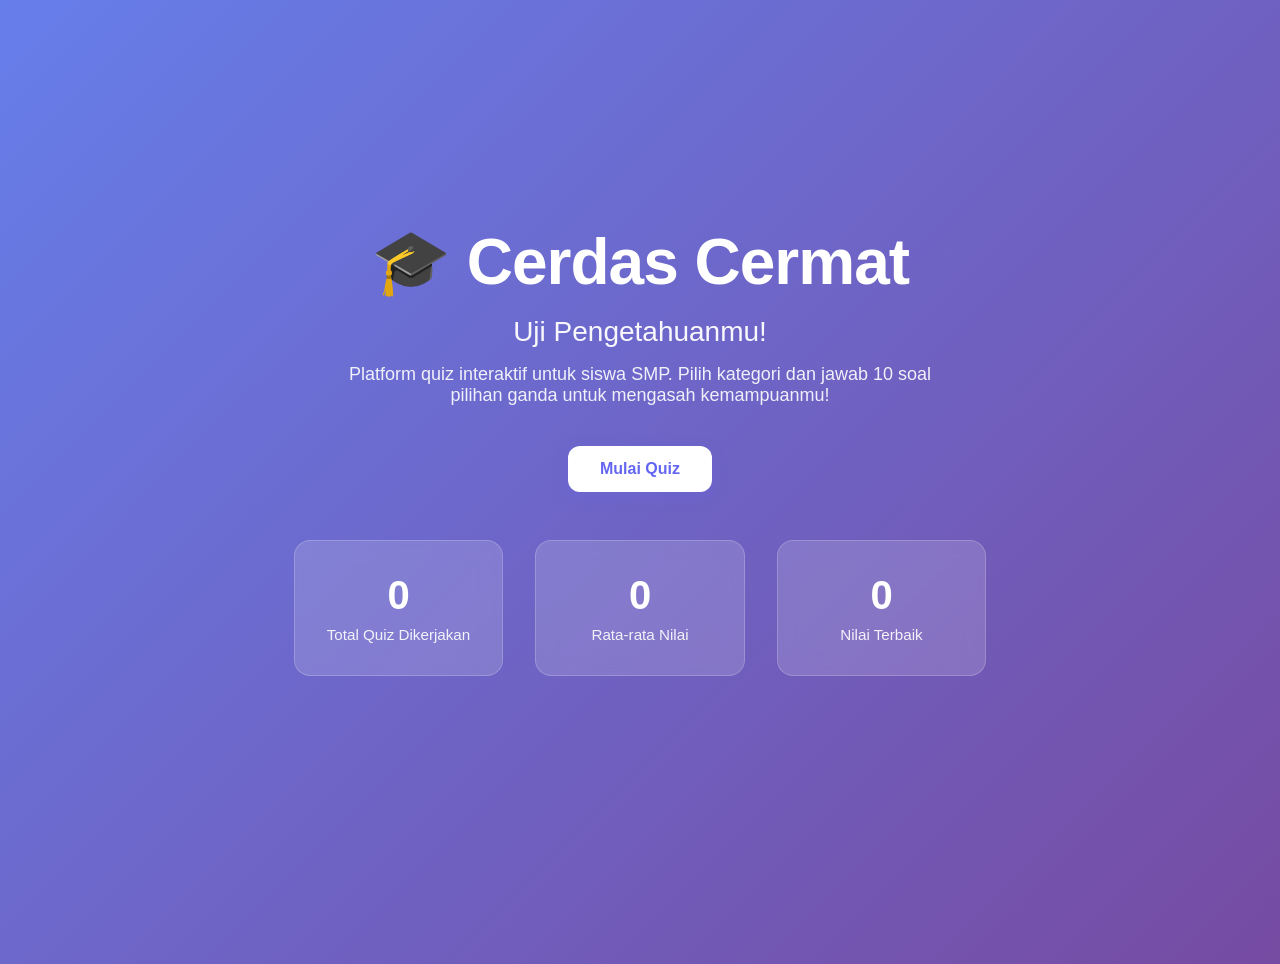
<file: index.html>
<!doctype html>
<html lang="id">
  <head>
    <meta charset="UTF-8" />
    <meta name="viewport" content="width=device-width, initial-scale=1.0" />
    <title>Cerdas Cermat - Beranda</title>
    <link rel="stylesheet" href="css/style.css" />
    <link rel="stylesheet" href="css/components.css" />
    <link rel="stylesheet" href="css/pages.css" />
  </head>
  <body>
    <div class="container">
      <div class="hero-section">
        <div class="hero-content">
          <h1 class="main-title">🎓 Cerdas Cermat</h1>
          <p class="subtitle">Uji Pengetahuanmu!</p>
          <p class="description">
            Platform quiz interaktif untuk siswa SMP. Pilih kategori dan jawab
            10 soal pilihan ganda untuk mengasah kemampuanmu!
          </p>

          <button class="btn-primary" onclick="goToCategories()">
            Mulai Quiz
          </button>

          <!-- Statistics -->
          <div class="stats-container">
            <div class="stat-item">
              <h3 id="totalQuizzes">0</h3>
              <p>Total Quiz Dikerjakan</p>
            </div>
            <div class="stat-item">
              <h3 id="averageScore">0</h3>
              <p>Rata-rata Nilai</p>
            </div>
            <div class="stat-item">
              <h3 id="bestScore">0</h3>
              <p>Nilai Terbaik</p>
            </div>
          </div>
        </div>
      </div>
    </div>

    <script src="js/data.js"></script>
    <script src="js/script.js"></script>
    <script>
      // Fungsi untuk pindah ke halaman kategori
      function goToCategories() {
        window.location.href = "categories.html";
      }

      // Update statistik saat halaman dimuat
      window.addEventListener("DOMContentLoaded", function () {
        updateStats();
      });
    </script>
  </body>
</html>
</file>
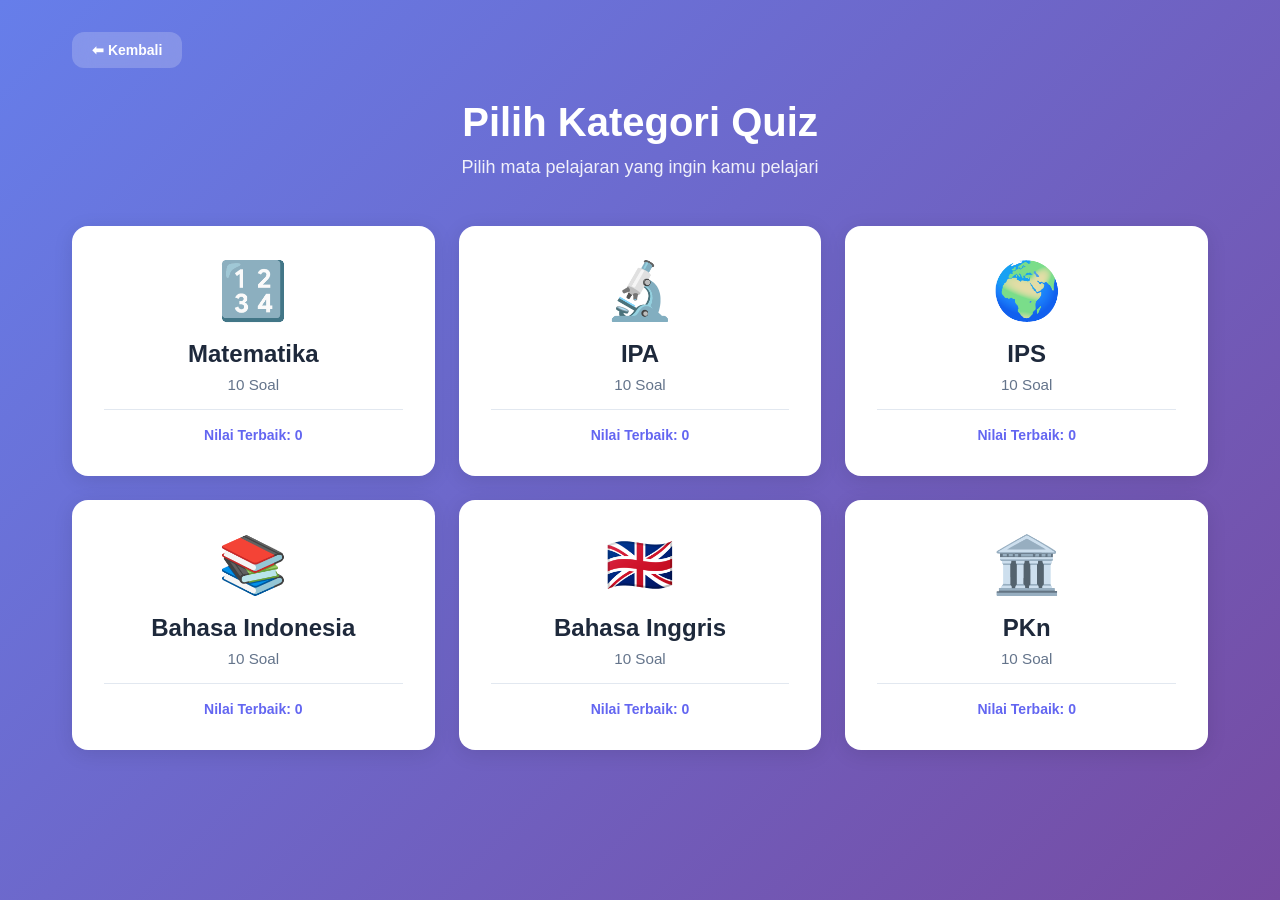
<file: categories.html>
<!doctype html>
<html lang="id">
  <head>
    <meta charset="UTF-8" />
    <meta name="viewport" content="width=device-width, initial-scale=1.0" />
    <title>Cerdas Cermat - Pilih Kategori</title>
    <link rel="stylesheet" href="css/style.css" />
    <link rel="stylesheet" href="css/components.css" />
    <link rel="stylesheet" href="css/pages.css" />
  </head>
  <body>
    <div class="container">
      <button class="btn-back" onclick="goToHome()">⬅ Kembali</button>

      <div class="categories-header">
        <h2>Pilih Kategori Quiz</h2>
        <p>Pilih mata pelajaran yang ingin kamu pelajari</p>
      </div>

      <div class="categories-grid" id="categoriesGrid">
        <!-- Kategori akan dimuat dari JavaScript -->
      </div>
    </div>

    <script src="js/data.js"></script>
    <script src="js/script.js"></script>
    <script>
      function goToHome() {
        window.location.href = "index.html";
      }

      function startQuizFromCategory(category) {
        localStorage.setItem("selectedCategory", category);
        window.location.href = "quiz.html";
      }

      window.addEventListener("DOMContentLoaded", function () {
        loadCategories();
      });

      function loadCategories() {
        const categoriesGrid = document.getElementById("categoriesGrid");

        const categories = [
          {
            id: "matematika",
            name: "Matematika",
            icon: "🔢",
            description: "10 Soal",
          },
          { id: "ipa", name: "IPA", icon: "🔬", description: "10 Soal" },
          { id: "ips", name: "IPS", icon: "🌍", description: "10 Soal" },
          {
            id: "bahasa_indonesia",
            name: "Bahasa Indonesia",
            icon: "📚",
            description: "10 Soal",
          },
          {
            id: "bahasa_inggris",
            name: "Bahasa Inggris",
            icon: "🇬🇧",
            description: "10 Soal",
          },
          { id: "pkn", name: "PKn", icon: "🏛️", description: "10 Soal" },
        ];

        categories.forEach((cat) => {
          const bestScore = getBestScore(cat.id);

          const card = document.createElement("div");
          card.className = "category-card";
          card.onclick = () => startQuizFromCategory(cat.id);

          card.innerHTML = `
                    <div class="category-icon">${cat.icon}</div>
                    <h3>${cat.name}</h3>
                    <p>${cat.description}</p>
                    <div class="category-info">
                        <span class="best-score">Nilai Terbaik: ${bestScore}</span>
                    </div>
                `;

          categoriesGrid.appendChild(card);
        });
      }
    </script>
  </body>
</html>
</file>
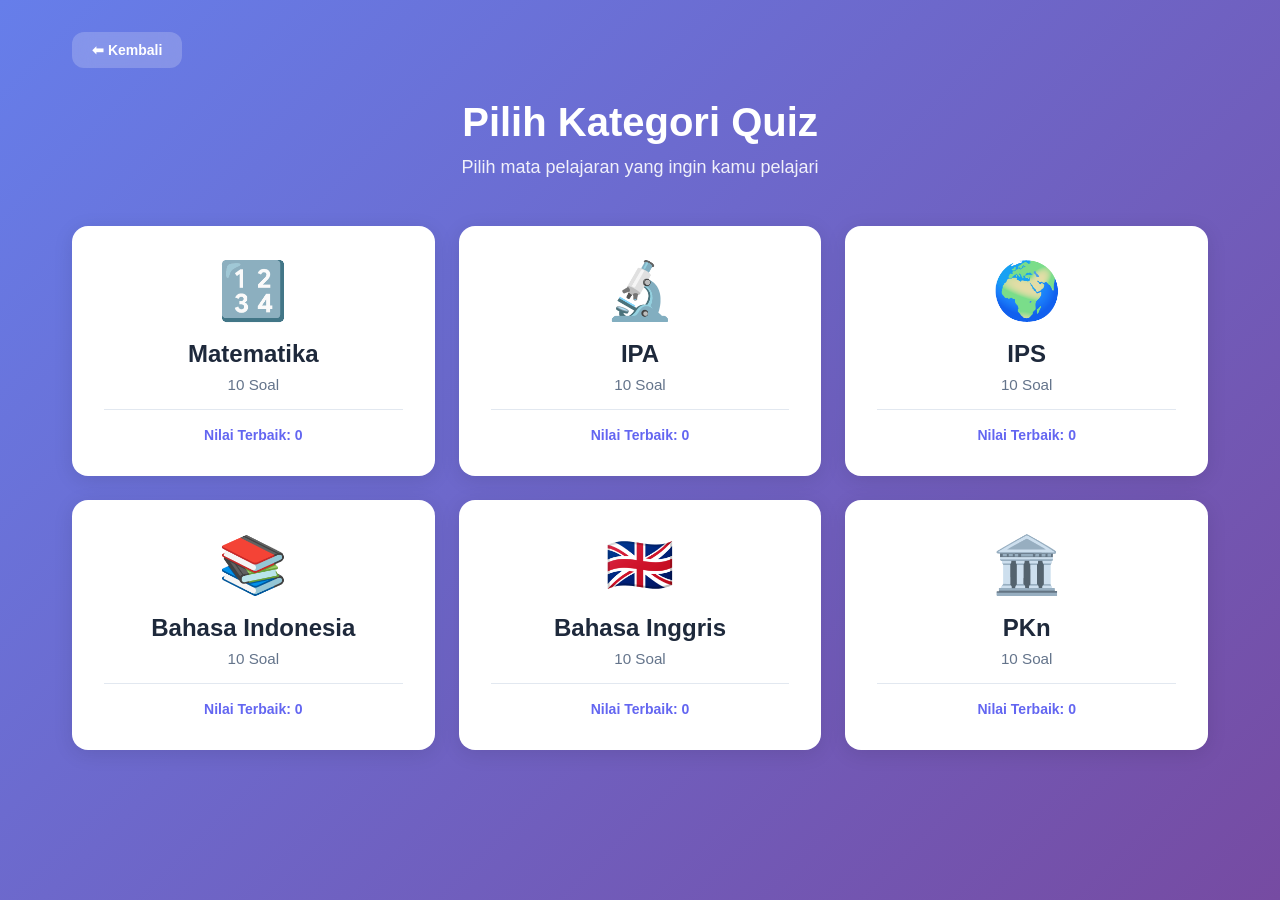
<file: quiz.html>
<!doctype html>
<html lang="id">
  <head>
    <meta charset="UTF-8" />
    <meta name="viewport" content="width=device-width, initial-scale=1.0" />
    <title>Cerdas Cermat - Quiz</title>
    <link rel="stylesheet" href="css/style.css" />
    <link rel="stylesheet" href="css/components.css" />
    <link rel="stylesheet" href="css/pages.css" />
  </head>
  <body>
    <div class="container">
      <div class="quiz-header">
        <button class="btn-back" onclick="exitQuiz()">⬅ Keluar</button>
        <div class="quiz-info">
          <h3 id="categoryName">Kategori</h3>
          <span class="progress-info">
            <span id="currentQuestion">1</span>/<span id="totalQuestions"
              >10</span
            >
          </span>
        </div>
      </div>

      <div class="progress-bar">
        <div class="progress-fill" id="progressBar"></div>
      </div>

      <div class="question-container">
        <h2 class="question-text" id="questionText">
          Soal akan muncul di sini
        </h2>

        <div class="options-container" id="optionsContainer">
          <!-- Opsi jawaban akan dimuat dari JavaScript -->
        </div>

        <button class="btn-next" id="nextBtn" onclick="nextQuestion()" disabled>
          Lanjut
        </button>
      </div>
    </div>

    <script src="js/data.js"></script>
    <script src="js/script.js"></script>
    <script>
      let currentCategory = "";
      let currentQuestionIndex = 0;
      let score = 0;
      let selectedAnswer = null;
      let questions = [];

      // Fungsi untuk keluar dari quiz
      function exitQuiz() {
        if (confirm("Yakin ingin keluar? Progres akan hilang.")) {
          window.location.href = "categories.html";
        }
      }

      // Inisialisasi quiz saat halaman dimuat
      window.addEventListener("DOMContentLoaded", function () {
        currentCategory = localStorage.getItem("selectedCategory");

        if (!currentCategory || !quizData[currentCategory]) {
          alert("Kategori tidak valid!");
          window.location.href = "categories.html";
          return;
        }

        // Ambil soal dari kategori yang dipilih
        questions = quizData[currentCategory];

        // Update nama kategori
        const categoryNames = {
          matematika: "Matematika",
          ipa: "IPA",
          ips: "IPS",
          bahasa_indonesia: "Bahasa Indonesia",
          bahasa_inggris: "Bahasa Inggris",
          pkn: "PKn",
        };
        document.getElementById("categoryName").textContent =
          categoryNames[currentCategory];
        document.getElementById("totalQuestions").textContent =
          questions.length;

        // Tampilkan soal pertama
        showQuestion();
      });

      // Fungsi untuk menampilkan soal
      function showQuestion() {
        const question = questions[currentQuestionIndex];

        // Update nomor soal dan progress bar
        document.getElementById("currentQuestion").textContent =
          currentQuestionIndex + 1;
        const progress = ((currentQuestionIndex + 1) / questions.length) * 100;
        document.getElementById("progressBar").style.width = progress + "%";

        // Tampilkan soal
        document.getElementById("questionText").textContent = question.question;

        // Tampilkan opsi jawaban
        const optionsContainer = document.getElementById("optionsContainer");
        optionsContainer.innerHTML = "";

        question.options.forEach((option, index) => {
          const btn = document.createElement("button");
          btn.className = "option-btn";
          btn.textContent = option;
          btn.onclick = () => selectAnswer(index);
          optionsContainer.appendChild(btn);
        });

        // Reset state
        selectedAnswer = null;
        document.getElementById("nextBtn").disabled = true;
      }

      // Fungsi untuk memilih jawaban
      function selectAnswer(index) {
        const question = questions[currentQuestionIndex];
        const optionBtns = document.querySelectorAll(".option-btn");

        // Tandai semua tombol sebagai disabled
        optionBtns.forEach((btn) => (btn.disabled = true));

        // Simpan jawaban yang dipilih
        selectedAnswer = index;

        // Tandai jawaban yang dipilih
        optionBtns[index].classList.add("selected");

        // Cek apakah jawaban benar
        if (index === question.correct) {
          optionBtns[index].classList.add("correct");
          score += 10; // Tambah 10 poin untuk jawaban benar
        } else {
          optionBtns[index].classList.add("wrong");
          optionBtns[question.correct].classList.add("correct");
        }

        // Aktifkan tombol next
        document.getElementById("nextBtn").disabled = false;
      }

      // Fungsi untuk ke soal berikutnya
      function nextQuestion() {
        currentQuestionIndex++;

        if (currentQuestionIndex < questions.length) {
          // Masih ada soal
          showQuestion();
        } else {
          // Quiz selesai
          finishQuiz();
        }
      }

      // Fungsi untuk menyelesaikan quiz
      function finishQuiz() {
        // Simpan hasil ke localStorage
        const result = {
          category: currentCategory,
          score: score,
          totalQuestions: questions.length,
          date: new Date().toISOString(),
        };

        // Ambil hasil sebelumnya
        let results = JSON.parse(localStorage.getItem("quizResults") || "[]");
        results.push(result);
        localStorage.setItem("quizResults", JSON.stringify(results));

        // Simpan score untuk ditampilkan di halaman result
        localStorage.setItem("lastQuizResult", JSON.stringify(result));

        // Pindah ke halaman result
        window.location.href = "result.html";
      }
    </script>
  </body>
</html>
</file>
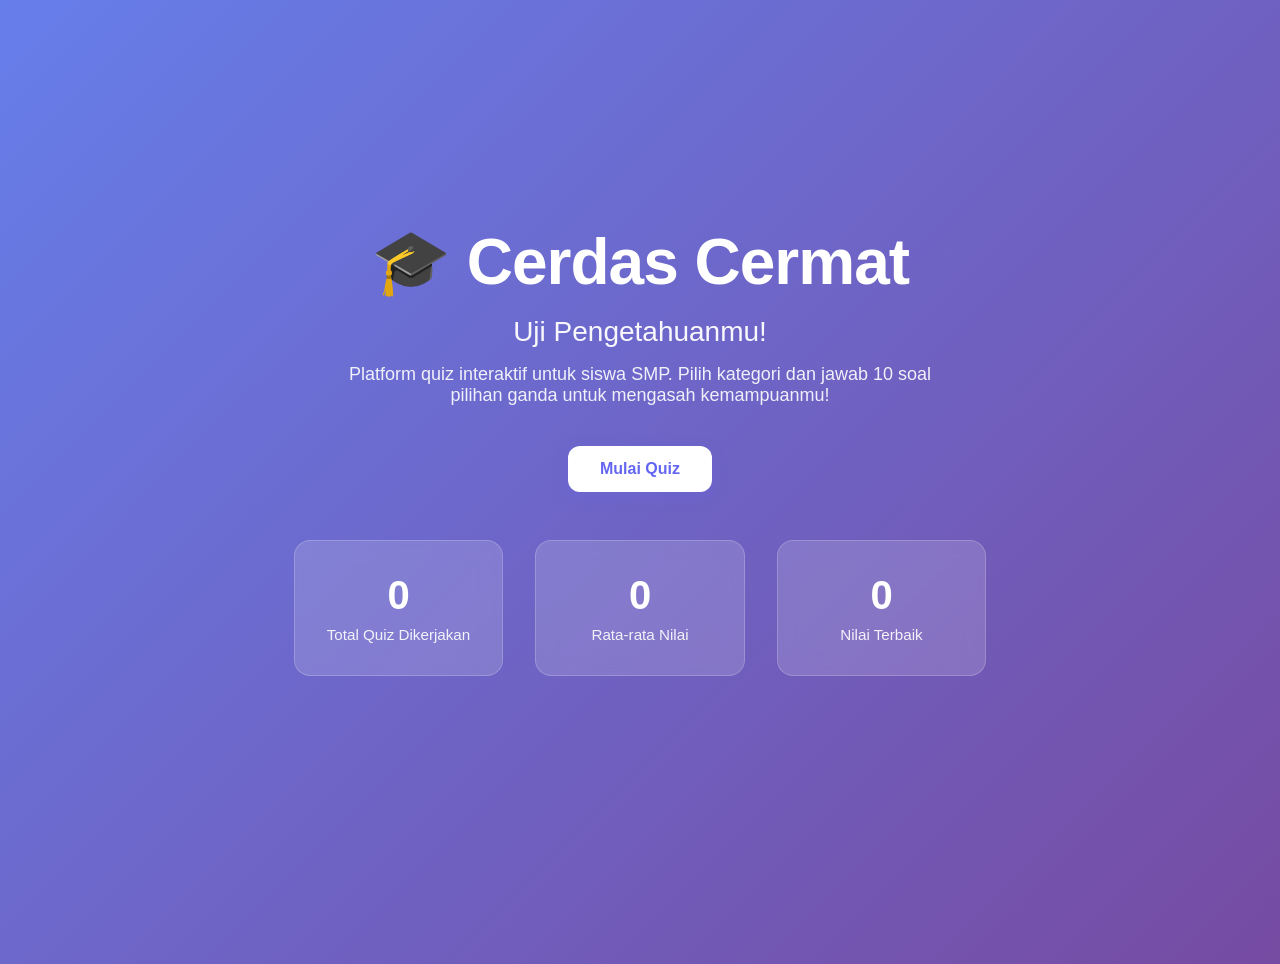
<file: result.html>
<!doctype html>
<html lang="id">
  <head>
    <meta charset="UTF-8" />
    <meta name="viewport" content="width=device-width, initial-scale=1.0" />
    <title>Cerdas Cermat - Hasil Quiz</title>
    <link rel="stylesheet" href="css/style.css" />
    <link rel="stylesheet" href="css/components.css" />
    <link rel="stylesheet" href="css/pages.css" />
  </head>
  <body>
    <div class="container">
      <div class="result-container">
        <div class="result-icon" id="resultIcon">🎉</div>
        <h2 id="resultTitle">Selamat!</h2>

        <div class="score-display">
          <div class="score-circle">
            <span id="scoreValue">0</span>
            <span class="score-label">/100</span>
          </div>
        </div>

        <div class="result-details">
          <div class="detail-item">
            <span class="detail-label">Total Soal</span>
            <span class="detail-value" id="totalQuestions">0</span>
          </div>
          <div class="detail-item">
            <span class="detail-label">Benar</span>
            <span class="detail-value correct" id="correctAnswers">0</span>
          </div>
          <div class="detail-item">
            <span class="detail-label">Salah</span>
            <span class="detail-value wrong" id="wrongAnswers">0</span>
          </div>
        </div>

        <div class="result-message" id="resultMessage">
          Terus belajar dan tingkatkan nilaimu!
        </div>

        <div class="result-actions">
          <button class="btn-secondary" onclick="retryQuiz()">
            🔄 Coba Lagi
          </button>
          <button class="btn-primary" onclick="backToCategories()">
            📚 Pilih Kategori Lain
          </button>
        </div>
      </div>
    </div>

    <script src="js/data.js"></script>
    <script src="js/script.js"></script>
    <script>
      // Fungsi untuk kembali ke kategori
      function backToCategories() {
        window.location.href = "categories.html";
      }

      // Fungsi untuk mencoba quiz lagi
      function retryQuiz() {
        window.location.href = "quiz.html";
      }

      // Tampilkan hasil saat halaman dimuat
      window.addEventListener("DOMContentLoaded", function () {
        const resultData = JSON.parse(localStorage.getItem("lastQuizResult"));

        if (!resultData) {
          alert("Tidak ada hasil quiz!");
          window.location.href = "index.html";
          return;
        }

        const score = resultData.score;
        const totalQuestions = resultData.totalQuestions;
        const correctAnswers = score / 10; // Karena setiap jawaban benar = 10 poin
        const wrongAnswers = totalQuestions - correctAnswers;

        // Update nilai
        document.getElementById("scoreValue").textContent = score;
        document.getElementById("totalQuestions").textContent = totalQuestions;
        document.getElementById("correctAnswers").textContent = correctAnswers;
        document.getElementById("wrongAnswers").textContent = wrongAnswers;

        // Update pesan berdasarkan score
        let message = "";
        let icon = "";
        let title = "";

        if (score >= 90) {
          icon = "🏆";
          title = "Luar Biasa!";
          message =
            "Nilai sempurna! Kamu sangat menguasai materi ini. Pertahankan prestasimu!";
        } else if (score >= 70) {
          icon = "🎉";
          title = "Bagus Sekali!";
          message =
            "Hasil yang bagus! Kamu sudah memahami sebagian besar materi. Terus tingkatkan!";
        } else if (score >= 50) {
          icon = "👍";
          title = "Cukup Baik!";
          message =
            "Tidak buruk! Masih ada ruang untuk berkembang. Yuk belajar lebih giat lagi!";
        } else {
          icon = "💪";
          title = "Jangan Menyerah!";
          message =
            "Jangan berkecil hati! Terus berlatih dan belajar, pasti akan lebih baik!";
        }

        document.getElementById("resultIcon").textContent = icon;
        document.getElementById("resultTitle").textContent = title;
        document.getElementById("resultMessage").textContent = message;
      });
    </script>
  </body>
</html>
</file>
<file: css/style.css>
* {
  margin: 0;
  padding: 0;
  box-sizing: border-box;
}

/* CSS Variables - Warna dan ukuran yang digunakan di seluruh website */
:root {
  --primary-color: #6366f1; /* Biru ungu utama */
  --primary-dark: #4f46e5; /* Biru ungu gelap */
  --secondary-color: #8b5cf6; /* Ungu */
  --accent-color: #a78bfa; /* Ungu muda */

  /* Warna Teks */
  --text-dark: #1e293b; /* Teks gelap */
  --text-light: #64748b; /* Teks abu-abu */

  /* Warna Background */
  --bg-light: #f8fafc; /* Background terang */
  --bg-white: #ffffff; /* Putih */

  /* Warna Status */
  --success: #10b981; /* Hijau untuk jawaban benar */
  --error: #ef4444; /* Merah untuk jawaban salah */

  /* Border */
  --border-color: #e2e8f0; /* Warna border/garis */
}

/* Body - Pengaturan dasar untuk seluruh halaman */
body {
  font-family: "Segoe UI", Tahoma, Geneva, Verdana, sans-serif;
  background: linear-gradient(135deg, #667eea 0%, #764ba2 100%);
  min-height: 100vh;
  color: var(--text-dark);
}

/* Container - Pembungkus konten utama */
.container {
  max-width: 1200px;
  margin: 0 auto;
  padding: 2rem;
}

/* Animasi Fade In - Untuk transisi halus saat elemen muncul */
@keyframes fadeIn {
  from {
    opacity: 0;
    transform: translateY(10px);
  }
  to {
    opacity: 1;
    transform: translateY(0);
  }
}

/* Animasi Bounce - Untuk efek meloncat */
@keyframes bounce {
  0%,
  100% {
    transform: translateY(0);
  }
  50% {
    transform: translateY(-20px);
  }
}

/* Responsive Design - Untuk layar tablet dan lebih kecil */
@media (max-width: 768px) {
  .container {
    padding: 1rem;
  }
}

/* Responsive Design - Untuk layar mobile */
@media (max-width: 480px) {
  .container {
    padding: 0.75rem;
  }
}
</file>
<file: css/components.css>
/* ========================================
   COMPONENTS.CSS - Button, Cards, dll
   ======================================== */

/* ==================== BUTTONS ==================== */

/* Tombol Utama (Primary Button) */
.btn-primary {
  padding: 0.875rem 2rem;
  border: none;
  border-radius: 12px;
  font-size: 1rem;
  font-weight: 600;
  cursor: pointer;
  transition: all 0.3s ease;
  font-family: inherit;
  background: var(--bg-white);
  color: var(--primary-color);
  box-shadow: 0 4px 15px rgba(99, 102, 241, 0.3);
}

.btn-primary:hover {
  transform: translateY(-2px);
  box-shadow: 0 6px 20px rgba(99, 102, 241, 0.4);
}

/* Tombol Secondary */
.btn-secondary {
  padding: 0.875rem 2rem;
  border: 2px solid var(--primary-color);
  border-radius: 12px;
  font-size: 1rem;
  font-weight: 600;
  cursor: pointer;
  transition: all 0.3s ease;
  font-family: inherit;
  background: transparent;
  color: var(--primary-color);
}

.btn-secondary:hover {
  background: var(--primary-color);
  color: white;
}

/* Tombol Back/Kembali */
.btn-back {
  padding: 0.625rem 1.25rem;
  border: none;
  border-radius: 12px;
  font-size: 0.875rem;
  font-weight: 600;
  cursor: pointer;
  transition: all 0.3s ease;
  font-family: inherit;
  background: rgba(255, 255, 255, 0.2);
  color: white;
  backdrop-filter: blur(10px);
}

.btn-back:hover {
  background: rgba(255, 255, 255, 0.3);
}

/* Tombol Next */
.btn-next {
  width: 100%;
  margin-top: 1.5rem;
  padding: 0.875rem 2rem;
  border: none;
  border-radius: 12px;
  font-size: 1rem;
  font-weight: 600;
  cursor: pointer;
  transition: all 0.3s ease;
  font-family: inherit;
  background: var(--primary-color);
  color: white;
}

.btn-next:hover:not(:disabled) {
  background: var(--primary-dark);
}

.btn-next:disabled {
  opacity: 0.5;
  cursor: not-allowed;
}

/* ==================== CARDS ==================== */

/* Card Kategori */
.category-card {
  background: var(--bg-white);
  padding: 2rem;
  border-radius: 16px;
  cursor: pointer;
  transition: all 0.3s ease;
  box-shadow: 0 4px 20px rgba(0, 0, 0, 0.1);
  text-align: center;
}

.category-card:hover {
  transform: translateY(-8px);
  box-shadow: 0 12px 35px rgba(99, 102, 241, 0.3);
}

.category-icon {
  font-size: 3.5rem;
  margin-bottom: 1rem;
}

.category-card h3 {
  font-size: 1.5rem;
  color: var(--text-dark);
  margin-bottom: 0.5rem;
}

.category-card p {
  color: var(--text-light);
  margin-bottom: 1rem;
  font-size: 0.95rem;
}

.category-info {
  padding-top: 1rem;
  border-top: 1px solid var(--border-color);
  margin-top: 1rem;
}

.best-score {
  font-size: 0.875rem;
  color: var(--primary-color);
  font-weight: 600;
}

/* ==================== STATISTICS ==================== */

/* Container untuk statistik */
.stats-container {
  display: grid;
  grid-template-columns: repeat(auto-fit, minmax(200px, 1fr));
  gap: 2rem;
  max-width: 800px;
  margin-top: 48px;
}

/* Item statistik individual */
.stat-item {
  background: rgba(255, 255, 255, 0.15);
  backdrop-filter: blur(10px);
  padding: 2rem;
  border-radius: 16px;
  border: 1px solid rgba(255, 255, 255, 0.2);
  color: white;
}

.stat-item h3 {
  font-size: 2.5rem;
  font-weight: 700;
  margin-bottom: 0.5rem;
}

.stat-item p {
  font-size: 0.95rem;
  opacity: 0.9;
}

/* ==================== PROGRESS BAR ==================== */

.progress-bar {
  background: rgba(255, 255, 255, 0.2);
  height: 8px;
  border-radius: 10px;
  overflow: hidden;
  margin-bottom: 3rem;
}

.progress-fill {
  height: 100%;
  background: white;
  transition: width 0.3s ease;
  border-radius: 10px;
}

/* ==================== OPTION BUTTONS (Quiz) ==================== */

.option-btn {
  background: var(--bg-light);
  border: 2px solid var(--border-color);
  padding: 1.25rem 1.5rem;
  border-radius: 12px;
  cursor: pointer;
  transition: all 0.3s ease;
  text-align: left;
  font-size: 1rem;
  color: var(--text-dark);
  font-weight: 500;
}

.option-btn:hover {
  background: #eef2ff;
  border-color: var(--primary-color);
  transform: translateX(5px);
}

.option-btn.selected {
  background: var(--primary-color);
  color: white;
  border-color: var(--primary-color);
}

.option-btn.correct {
  background: var(--success);
  color: white;
  border-color: var(--success);
}

.option-btn.wrong {
  background: var(--error);
  color: white;
  border-color: var(--error);
}

.option-btn:disabled {
  cursor: not-allowed;
  opacity: 0.7;
}

/* ==================== RESPONSIVE ==================== */

/* Tablet dan lebih kecil */
@media (max-width: 768px) {
  .category-card {
    padding: 1.5rem;
  }

  .category-icon {
    font-size: 2.5rem;
  }

  .stats-container {
    grid-template-columns: 1fr;
  }
}

/* Mobile */
@media (max-width: 480px) {
  .btn-primary,
  .btn-secondary {
    padding: 0.75rem 1.5rem;
    font-size: 0.9rem;
  }
}
</file>
<file: css/pages.css>
/* ========================================
   PAGES.CSS - Styling Khusus Per Halaman
   ======================================== */

.hero-section {
  min-height: 100vh;
  display: flex;
  align-items: center;
  justify-content: center;
  text-align: center;
}

.hero-content {
  color: white;
  margin-bottom: 4rem;
}

.main-title {
  font-size: 4rem;
  font-weight: 700;
  margin-bottom: 1rem;
  letter-spacing: -1px;
}

.subtitle {
  font-size: 1.75rem;
  margin-bottom: 1rem;
  font-weight: 300;
  opacity: 0.95;
}

.description {
  font-size: 1.125rem;
  margin-bottom: 2.5rem;
  opacity: 0.9;
  max-width: 600px;
  margin-left: auto;
  margin-right: auto;
}

/* ==================== CATEGORIES PAGE ==================== */

.categories-header {
  text-align: center;
  color: white;
  margin-bottom: 3rem;
  margin-top: 2rem;
}

.categories-header h2 {
  font-size: 2.5rem;
  margin-bottom: 0.75rem;
}

.categories-header p {
  font-size: 1.125rem;
  opacity: 0.9;
}

.categories-grid {
  display: grid;
  grid-template-columns: repeat(auto-fill, minmax(280px, 1fr));
  gap: 1.5rem;
  margin-top: 2rem;
}

/* ==================== QUIZ PAGE ==================== */

.quiz-header {
  display: flex;
  justify-content: space-between;
  align-items: center;
  margin-bottom: 2rem;
}

.quiz-info {
  background: rgba(255, 255, 255, 0.2);
  backdrop-filter: blur(10px);
  padding: 1rem 1.5rem;
  border-radius: 12px;
  color: white;
  display: flex;
  align-items: center;
  gap: 2rem;
}

.quiz-info h3 {
  font-size: 1.125rem;
  font-weight: 600;
}

.progress-info {
  font-size: 1.25rem;
  font-weight: 700;
}

.question-container {
  background: var(--bg-white);
  padding: 3rem;
  border-radius: 20px;
  box-shadow: 0 10px 40px rgba(0, 0, 0, 0.15);
  max-width: 800px;
  margin: 0 auto;
}

.question-text {
  font-size: 1.5rem;
  color: var(--text-dark);
  margin-bottom: 2.5rem;
  line-height: 1.6;
}

.options-container {
  display: grid;
  gap: 1rem;
  margin-bottom: 2rem;
}

/* ==================== RESULT PAGE ==================== */

.result-container {
  max-width: 600px;
  margin: 4rem auto;
  background: var(--bg-white);
  padding: 3rem;
  border-radius: 20px;
  box-shadow: 0 10px 40px rgba(0, 0, 0, 0.15);
  text-align: center;
}

.result-icon {
  font-size: 5rem;
  margin-bottom: 1.5rem;
  animation: bounce 0.5s ease-in-out;
}

.result-container h2 {
  font-size: 2.25rem;
  color: var(--text-dark);
  margin-bottom: 2rem;
}

/* Score Display */
.score-display {
  display: flex;
  align-items: center;
  justify-content: center;
  margin-bottom: 2.5rem;
}

.score-circle {
  display: flex;
  align-items: center;
  justify-content: center;
  width: 180px;
  height: 180px;
  border-radius: 50%;
  background: linear-gradient(
    135deg,
    var(--primary-color),
    var(--secondary-color)
  );
  color: white;
  font-size: 4rem;
  font-weight: 700;
  box-shadow: 0 8px 30px rgba(99, 102, 241, 0.3);
}

.score-label {
  font-size: 2rem;
  margin-left: 0.25rem;
  font-weight: 600;
}

.result-details {
  display: grid;
  grid-template-columns: repeat(3, 1fr);
  gap: 1.5rem;
  margin-bottom: 2rem;
  padding: 2rem;
  background: var(--bg-light);
  border-radius: 12px;
}

.detail-item {
  display: flex;
  flex-direction: column;
  gap: 0.5rem;
}

.detail-label {
  font-size: 0.875rem;
  color: var(--text-light);
  text-transform: uppercase;
  letter-spacing: 0.5px;
}

.detail-value {
  font-size: 1.5rem;
  font-weight: 700;
  color: var(--text-dark);
}

.detail-value.correct {
  color: var(--success);
}

.detail-value.wrong {
  color: var(--error);
}

/* Result Message */
.result-message {
  background: linear-gradient(135deg, #667eea15, #764ba215);
  padding: 1.5rem;
  border-radius: 12px;
  margin-bottom: 2rem;
  font-size: 1.125rem;
  color: var(--text-dark);
  line-height: 1.6;
}

/* Result Actions */
.result-actions {
  display: flex;
  gap: 1rem;
  justify-content: center;
}

.result-actions button {
  flex: 1;
}

/* ==================== RESPONSIVE DESIGN ==================== */

/* Tablet dan lebih kecil */
@media (max-width: 768px) {
  .main-title {
    font-size: 2.5rem;
  }

  .subtitle {
    font-size: 1.25rem;
  }

  .categories-grid {
    grid-template-columns: 1fr;
  }

  .question-container {
    padding: 2rem 1.5rem;
  }

  .question-text {
    font-size: 1.25rem;
  }

  .quiz-info {
    flex-direction: column;
    gap: 0.5rem;
    text-align: center;
  }

  .result-details {
    grid-template-columns: 1fr;
  }

  .result-actions {
    flex-direction: column;
  }
}

@media (max-width: 480px) {
  .main-title {
    font-size: 2rem;
  }

  .description {
    font-size: 1rem;
  }

  .question-container {
    padding: 1.5rem 1rem;
  }

  .result-container {
    padding: 2rem 1.5rem;
    margin: 2rem auto;
  }

  .score-circle {
    width: 150px;
    height: 150px;
    font-size: 2.5rem;
  }
}
</file>
